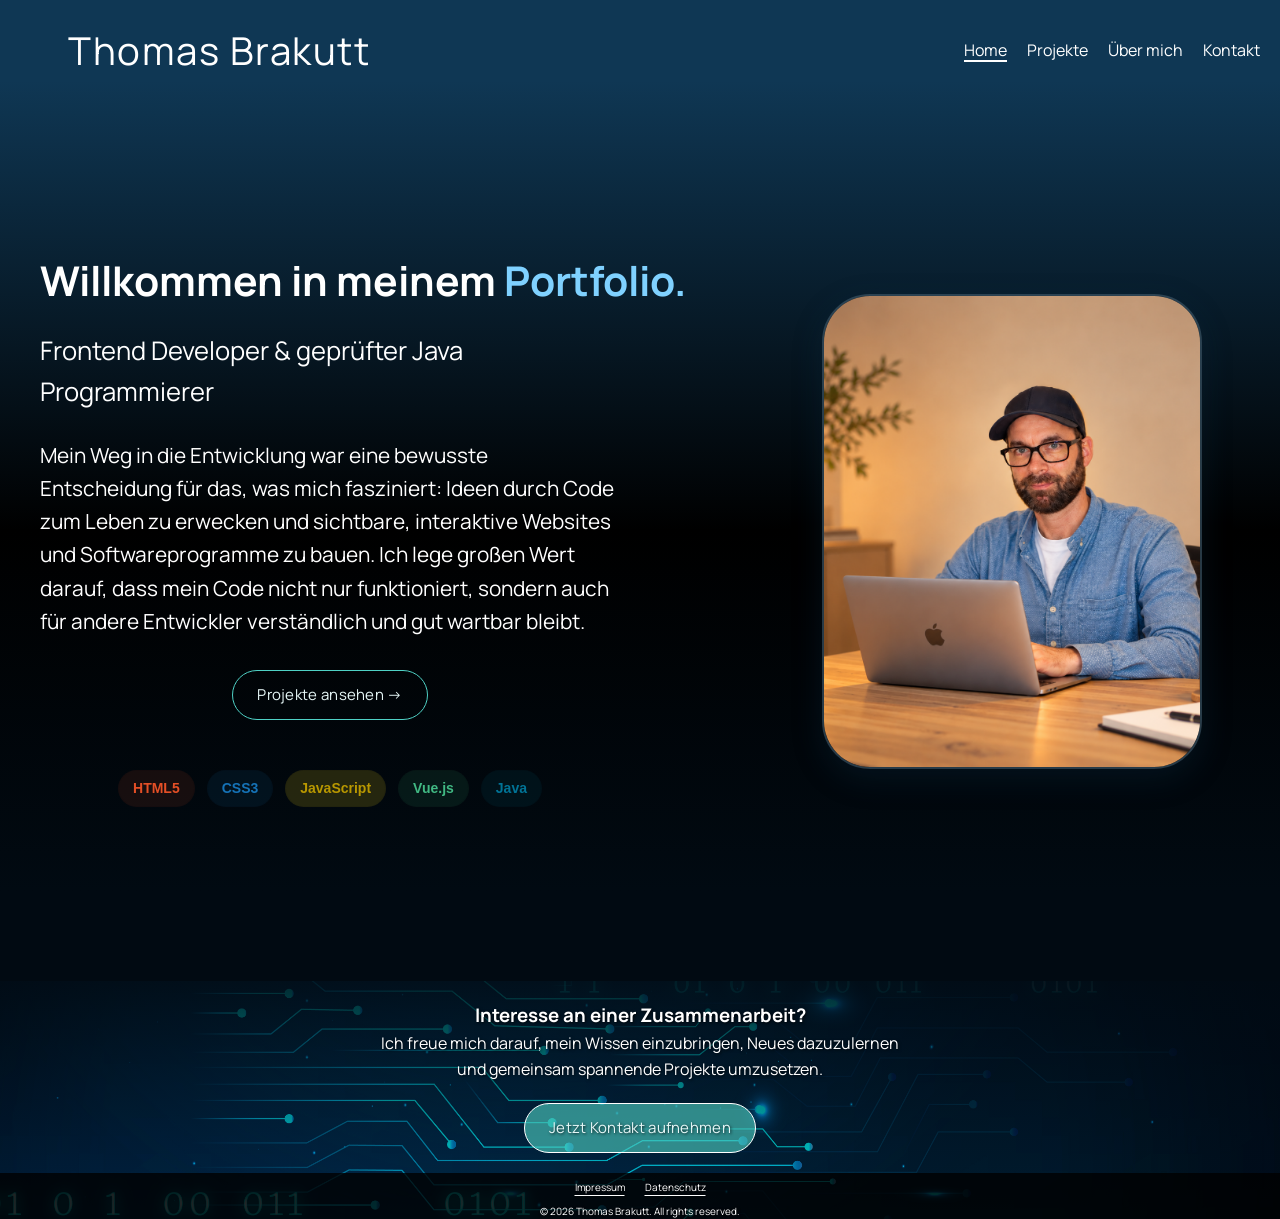
<file: index.html>
<!DOCTYPE html>
<html lang="de">

<head>
    <meta charset="UTF-8">
    <meta name="viewport" content="width=device-width, initial-scale=1.0">

    <title>Portfolio - Thomas Brakutt</title>

    <link rel="stylesheet" href="style.css">

    <script src="script.js" defer></script>
</head>


<body class="home">

    <!-- =====================================================
         HEADER
         ===================================================== -->

    <header>

        <h1 class="site-name">
            <a href="index.html">Thomas Brakutt</a>
        </h1>

        <nav>
            <ul>
                <li>
                    <a href="index.html" class="nav-home">Home</a>
                </li>

                <li>
                    <a href="projekte.html" class="nav-projekte">Projekte</a>
                </li>

                <li>
                    <a href="ueber-mich.html" class="nav-ueber-mich">Über mich</a>
                </li>

                <li>
                    <a href="kontakt.html" class="nav-kontakt">Kontakt</a>
                </li>
            </ul>
        </nav>

    </header>


    <!-- =====================================================
         MAIN
         ===================================================== -->

    <main>

        <!-- Linke Seite / Text -->
        <section class="text-section">

            <h1 class="title">
                Willkommen in meinem
                <strong class="color-word">Portfolio.</strong>
            </h1>

            <br>

            <p class="intro-text">
                Frontend Developer & geprüfter Java Programmierer
            </p>

            <br>

            <p class="running-text">
                Mein Weg in die Entwicklung war eine bewusste Entscheidung für das,
                was mich fasziniert: Ideen durch Code zum Leben zu erwecken und
                sichtbare, interaktive Websites und Softwareprogramme zu bauen.
                Ich lege großen Wert darauf, dass mein Code nicht nur funktioniert,
                sondern auch für andere Entwickler verständlich und gut wartbar bleibt.
            </p>


            <!-- Link zur Projektseite -->
            <a href="projekte.html" class="button-main" id="projekte-button">
                Projekte ansehen →
            </a>


            <!-- Technologien -->
            <ul class="tech-stack">

                <li class="badge tech-html">
                    HTML5
                </li>

                <li class="badge tech-css">
                    CSS3
                </li>

                <li class="badge tech-js">
                    JavaScript
                </li>

                <li class="badge tech-vue">
                    Vue.js
                </li>

                <li class="badge tech-java">
                    Java
                </li>

            </ul>

        </section>


        <!-- Rechte Seite / Profilbild -->
        <figure>
            <img src="assets/images/profilbild.png" alt="Thomas Brakutt" class="profile-picture" />
            <figcaption>
                Thomas Brakutt, Profilbild
            </figcaption>
        </figure>

    </main>


    <!-- =====================================================
         FOOTER
         ===================================================== -->

    <footer>

        <section class="footer-info">

            <h3>
                Interesse an einer Zusammenarbeit?
            </h3>

            <p>
                Ich freue mich darauf, mein Wissen einzubringen,
                Neues dazuzulernen<br>
                und gemeinsam spannende Projekte umzusetzen.
            </p>

        </section>


        <!-- Link zur Kontaktseite -->
        <a href="kontakt.html" class="button-footer">
            Jetzt Kontakt aufnehmen
        </a>


        <!-- Unterer Footer -->
        <section class="footnote">

            <nav>
                <ul>

                    <li>
                        <a href="impressum.html">Impressum</a>
                    </li>

                    <li>
                        <a href="datenschutz.html">
                            Datenschutz
                        </a>
                    </li>

                </ul>
            </nav>


            <p class="copy">
                &copy; 2026 Thomas Brakutt. All rights reserved.
            </p>

        </section>

    </footer>

</body>

</html>
</file>
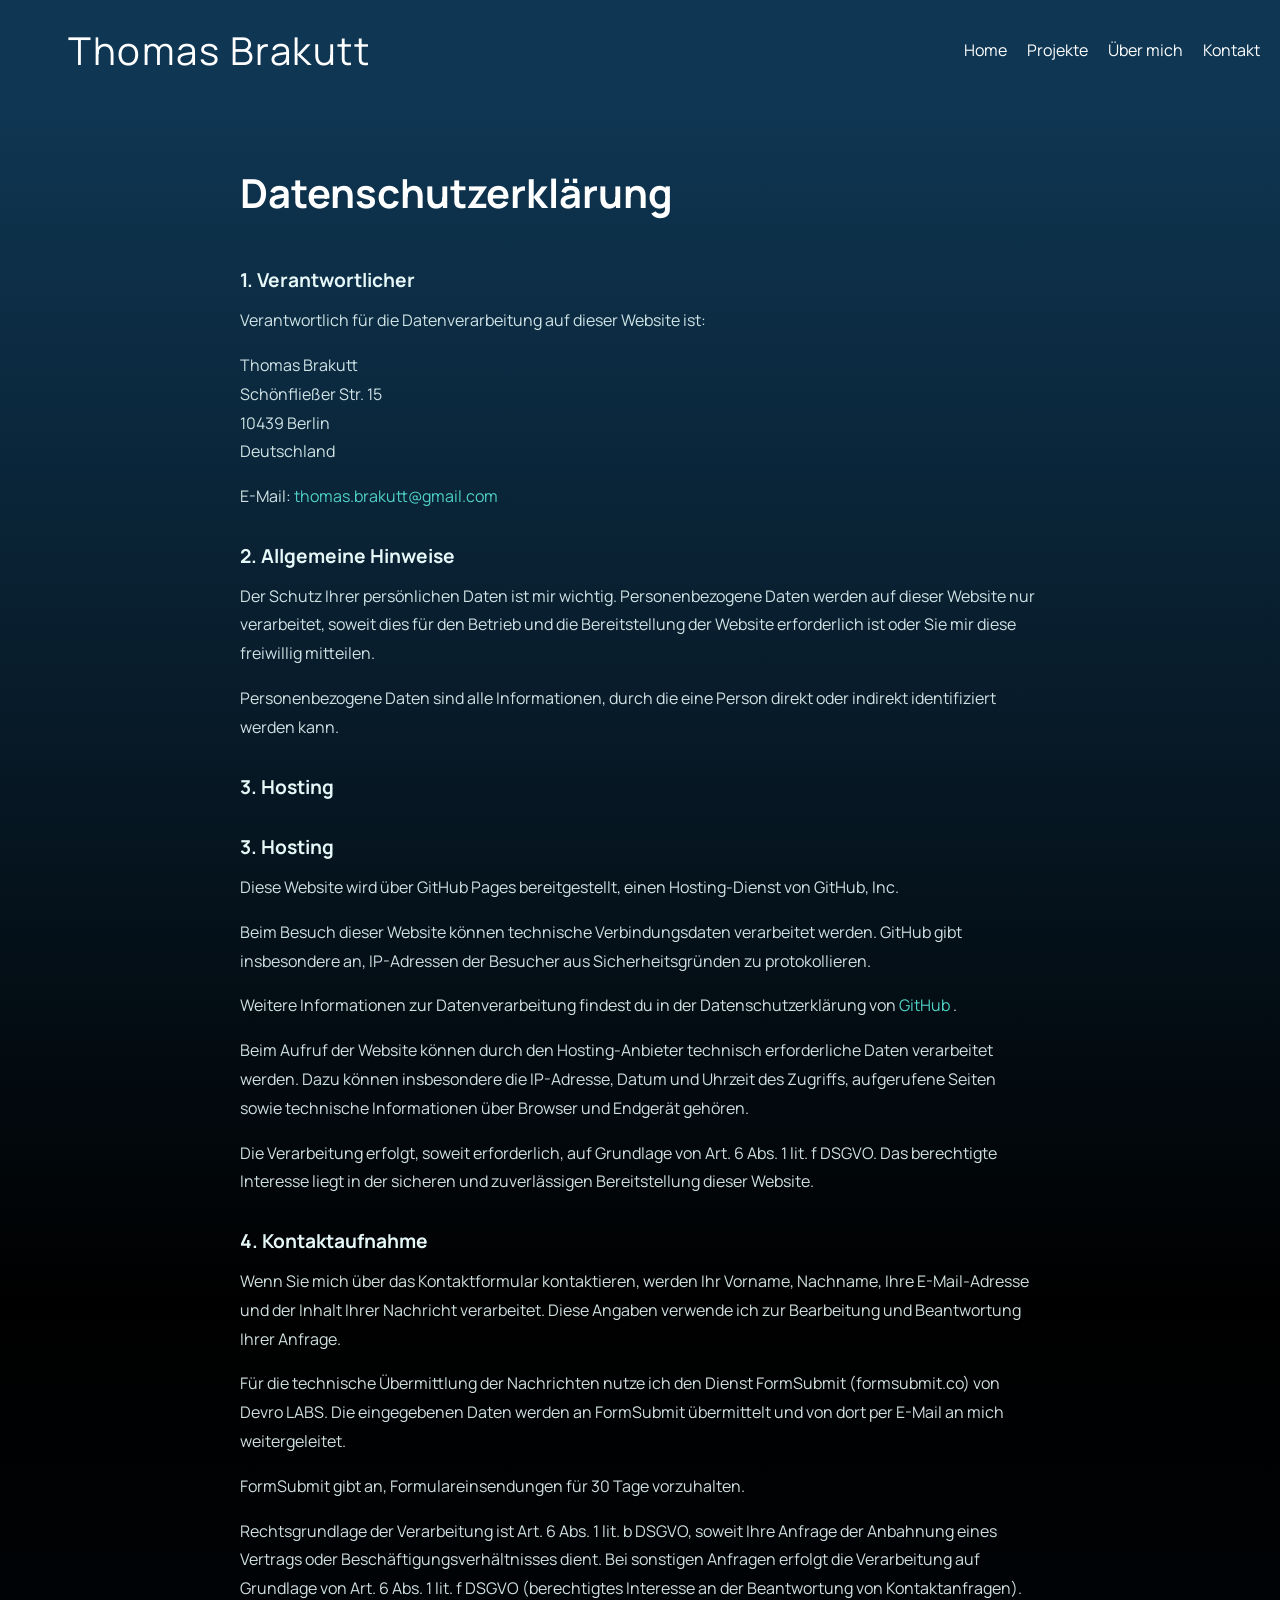
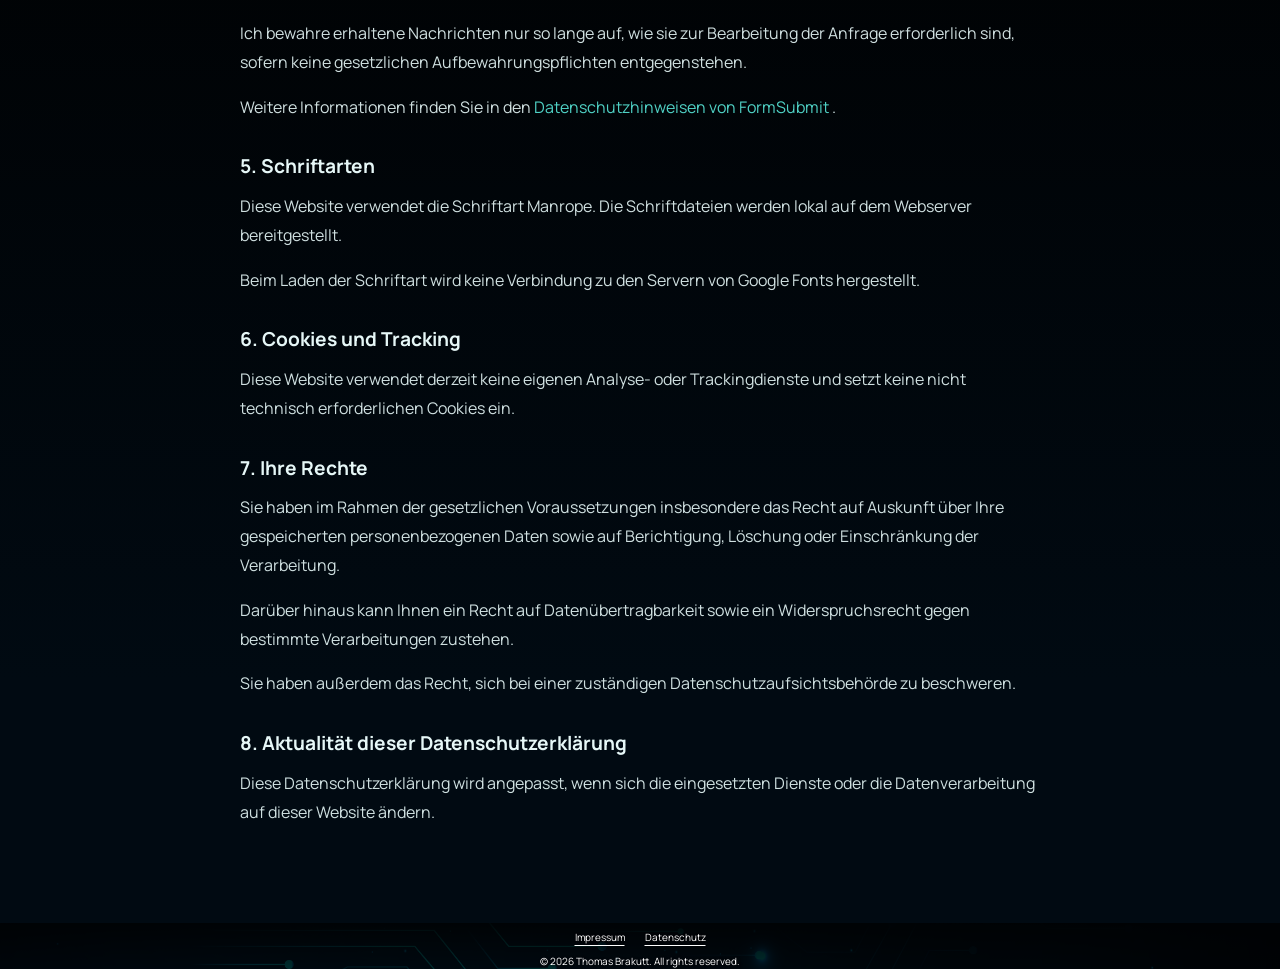
<file: datenschutz.html>
<!DOCTYPE html>
<html lang="de">

<head>
    <meta charset="UTF-8">
    <meta name="viewport" content="width=device-width, initial-scale=1.0">

    <title>Datenschutz - Portfolio - Thomas Brakutt</title>

    <link rel="stylesheet" href="style.css">
</head>

<body class="datenschutz">

    <header>

        <h1 class="site-name">
            <a href="index.html">Thomas Brakutt</a>
        </h1>

        <nav>
            <ul>
                <li><a href="index.html" class="nav-home">Home</a></li>
                <li><a href="projekte.html" class="nav-projekte">Projekte</a></li>
                <li><a href="ueber-mich.html" class="nav-ueber-mich">Über mich</a></li>
                <li><a href="kontakt.html" class="nav-kontakt">Kontakt</a></li>
            </ul>
        </nav>

    </header>


    <main class="legal-main">

        <section class="legal-content">

            <h2>Datenschutzerklärung</h2>


            <h3>1. Verantwortlicher</h3>

            <p>
                Verantwortlich für die Datenverarbeitung auf dieser Website ist:
            </p>

            <p>
                Thomas Brakutt<br>
                Schönfließer Str. 15<br>
                10439 Berlin<br>
                Deutschland
            </p>

            <p>
                E-Mail:
                <a href="mailto:thomas.brakutt@gmail.com">
                    thomas.brakutt@gmail.com
                </a>
            </p>


            <h3>2. Allgemeine Hinweise</h3>

            <p>
                Der Schutz Ihrer persönlichen Daten ist mir wichtig.
                Personenbezogene Daten werden auf dieser Website nur verarbeitet,
                soweit dies für den Betrieb und die Bereitstellung der Website
                erforderlich ist oder Sie mir diese freiwillig mitteilen.
            </p>

            <p>
                Personenbezogene Daten sind alle Informationen, durch die eine
                Person direkt oder indirekt identifiziert werden kann.
            </p>


            <h3>3. Hosting</h3>

            <h3>3. Hosting</h3>

            <p>
                Diese Website wird über GitHub Pages bereitgestellt,
                einen Hosting-Dienst von GitHub, Inc.
            </p>

            <p>
                Beim Besuch dieser Website können technische
                Verbindungsdaten verarbeitet werden. GitHub gibt
                insbesondere an, IP-Adressen der Besucher aus
                Sicherheitsgründen zu protokollieren.
            </p>

            <p>
                Weitere Informationen zur Datenverarbeitung
                findest du in der Datenschutzerklärung von
                <a href="https://docs.github.com/de/site-policy/privacy-policies/github-general-privacy-statement"
                    target="_blank" rel="noopener noreferrer">
                    GitHub
                </a>.
            </p>

            <p>
                Beim Aufruf der Website können durch den Hosting-Anbieter
                technisch erforderliche Daten verarbeitet werden. Dazu können
                insbesondere die IP-Adresse, Datum und Uhrzeit des Zugriffs,
                aufgerufene Seiten sowie technische Informationen über Browser
                und Endgerät gehören.
            </p>

            <p>
                Die Verarbeitung erfolgt, soweit erforderlich, auf Grundlage
                von Art. 6 Abs. 1 lit. f DSGVO. Das berechtigte Interesse liegt
                in der sicheren und zuverlässigen Bereitstellung dieser Website.
            </p>



            <h3>4. Kontaktaufnahme</h3>

            <p>
                Wenn Sie mich über das Kontaktformular kontaktieren,
                werden Ihr Vorname, Nachname, Ihre E-Mail-Adresse
                und der Inhalt Ihrer Nachricht verarbeitet.
                Diese Angaben verwende ich zur Bearbeitung
                und Beantwortung Ihrer Anfrage.
            </p>

            <p>
                Für die technische Übermittlung der Nachrichten
                nutze ich den Dienst FormSubmit (formsubmit.co)
                von Devro LABS. Die eingegebenen Daten werden
                an FormSubmit übermittelt und von dort per
                E-Mail an mich weitergeleitet.
            </p>

            <p>
                FormSubmit gibt an, Formulareinsendungen
                für 30 Tage vorzuhalten.
            </p>

            <p>
                Rechtsgrundlage der Verarbeitung ist
                Art. 6 Abs. 1 lit. b DSGVO, soweit Ihre
                Anfrage der Anbahnung eines Vertrags
                oder Beschäftigungsverhältnisses dient.
                Bei sonstigen Anfragen erfolgt die Verarbeitung
                auf Grundlage von Art. 6 Abs. 1 lit. f DSGVO
                (berechtigtes Interesse an der Beantwortung
                von Kontaktanfragen).
            </p>

            <p>
                Ich bewahre erhaltene Nachrichten nur so lange auf,
                wie sie zur Bearbeitung der Anfrage erforderlich sind,
                sofern keine gesetzlichen Aufbewahrungspflichten
                entgegenstehen.
            </p>

            <p>
                Weitere Informationen finden Sie in den
                <a href="https://formsubmit.co/privacy.pdf" target="_blank" rel="noopener noreferrer">
                    Datenschutzhinweisen von FormSubmit
                </a>.
            </p>




            <h3>5. Schriftarten</h3>

            <p>
                Diese Website verwendet die Schriftart Manrope.
                Die Schriftdateien werden lokal auf dem Webserver
                bereitgestellt.
            </p>

            <p>
                Beim Laden der Schriftart wird keine Verbindung
                zu den Servern von Google Fonts hergestellt.
            </p>



            <h3>6. Cookies und Tracking</h3>

            <p>
                Diese Website verwendet derzeit keine eigenen Analyse- oder
                Trackingdienste und setzt keine nicht technisch erforderlichen
                Cookies ein.
            </p>


            <h3>7. Ihre Rechte</h3>

            <p>
                Sie haben im Rahmen der gesetzlichen Voraussetzungen insbesondere
                das Recht auf Auskunft über Ihre gespeicherten personenbezogenen
                Daten sowie auf Berichtigung, Löschung oder Einschränkung der
                Verarbeitung.
            </p>

            <p>
                Darüber hinaus kann Ihnen ein Recht auf Datenübertragbarkeit
                sowie ein Widerspruchsrecht gegen bestimmte Verarbeitungen
                zustehen.
            </p>

            <p>
                Sie haben außerdem das Recht, sich bei einer zuständigen
                Datenschutzaufsichtsbehörde zu beschweren.
            </p>


            <h3>8. Aktualität dieser Datenschutzerklärung</h3>

            <p>
                Diese Datenschutzerklärung wird angepasst, wenn sich die
                eingesetzten Dienste oder die Datenverarbeitung auf dieser
                Website ändern.
            </p>

        </section>

    </main>


    <footer>

        <section class="footnote">

            <nav>
                <ul>
                    <li>
                        <a href="impressum.html">Impressum</a>
                    </li>

                    <li>
                        <a href="datenschutz.html">Datenschutz</a>
                    </li>
                </ul>
            </nav>

            <p class="copy">
                &copy; 2026 Thomas Brakutt. All rights reserved.
            </p>

        </section>

    </footer>

</body>

</html>
</file>
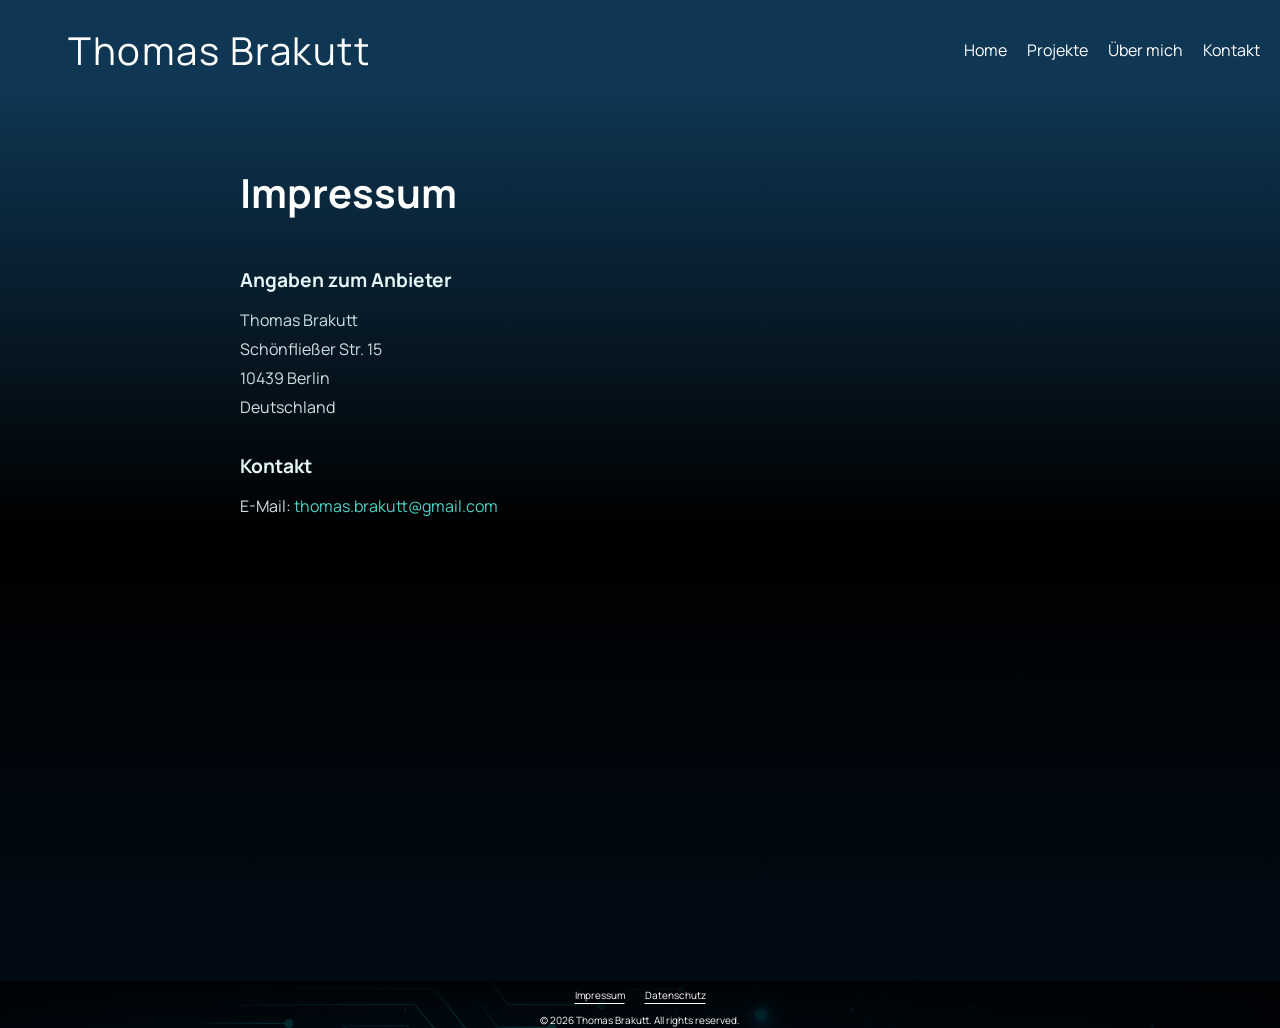
<file: impressum.html>
<!DOCTYPE html>
<html lang="de">

<head>
    <meta charset="UTF-8">
    <meta name="viewport" content="width=device-width, initial-scale=1.0">

    <title>Impressum - Portfolio - Thomas Brakutt</title>

    <link rel="stylesheet" href="style.css">
</head>

<body class="impressum">

    <header>

        <h1 class="site-name">
            <a href="index.html">Thomas Brakutt</a>
        </h1>

        <nav>
            <ul>
                <li><a href="index.html" class="nav-home">Home</a></li>
                <li><a href="projekte.html" class="nav-projekte">Projekte</a></li>
                <li><a href="ueber-mich.html" class="nav-ueber-mich">Über mich</a></li>
                <li><a href="kontakt.html" class="nav-kontakt">Kontakt</a></li>
            </ul>
        </nav>

    </header>


    <main class="legal-main">

        <section class="legal-content">

            <h2>Impressum</h2>

            <h3>Angaben zum Anbieter</h3>

            <p>
                Thomas Brakutt<br>
                Schönfließer Str. 15<br>
                10439 Berlin<br>
                Deutschland
            </p>


            <h3>Kontakt</h3>

            <p>
                E-Mail:
                <a href="mailto:thomas.brakutt@gmail.com">
                    thomas.brakutt@gmail.com
                </a>
            </p>

        </section>

    </main>


    <footer>

        <section class="footnote">

            <nav>
                <ul>
                    <li>
                        <a href="impressum.html">Impressum</a>
                    </li>

                    <li>
                        <a href="datenschutz.html">Datenschutz</a>
                    </li>
                </ul>
            </nav>

            <p class="copy">
                &copy; 2026 Thomas Brakutt. All rights reserved.
            </p>

        </section>

    </footer>

</body>

</html>
</file>
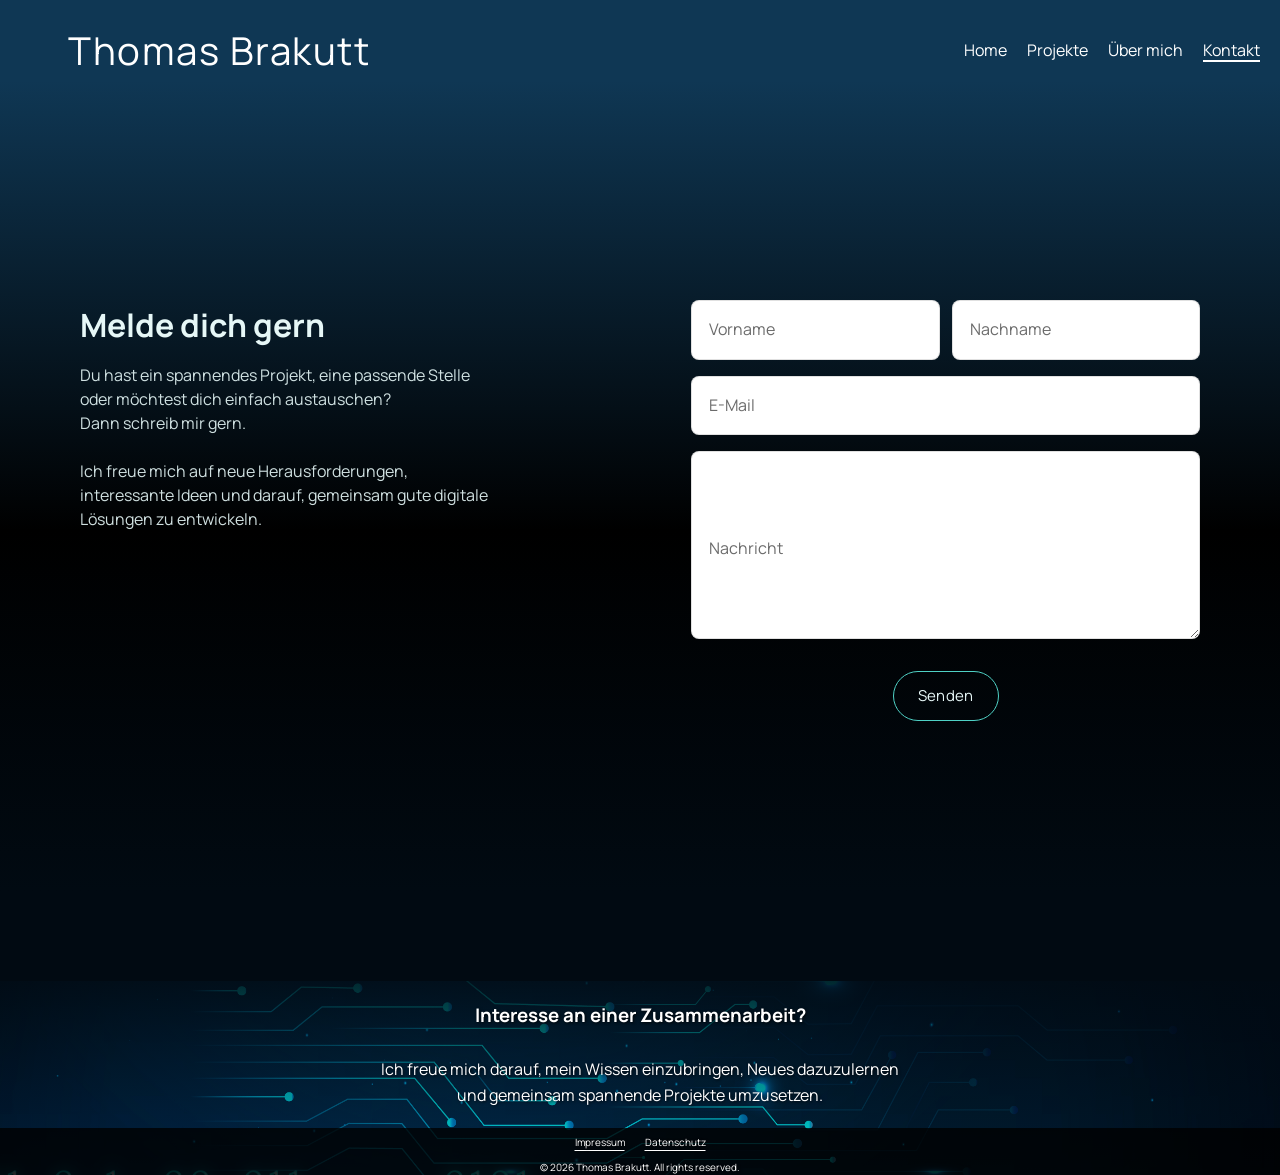
<file: kontakt.html>
<!DOCTYPE html>
<html lang="de">

<head>
    <meta charset="UTF-8">
    <meta name="viewport" content="width=device-width, initial-scale=1.0">
    <title>Kontakt - Portfolio - Thomas Brakutt</title>

    <link rel="stylesheet" href="style.css">
    <script src="script.js"></script>

</head>

<body class="kontakt">
    <header>
        <h1 class="site-name">
            <a href="index.html">Thomas Brakutt</a>
        </h1>
        <nav>
            <ul>
                <li><a href="index.html" class="nav-home">Home</a></li>
                <li><a href="projekte.html" class="nav-projekte">Projekte</a></li>
                <li><a href="ueber-mich.html" class="nav-ueber-mich">Über mich</a></li>
                <li><a href="kontakt.html" class="nav-kontakt">Kontakt</a></li>
            </ul>
        </nav>
    </header>
    <main>
        <section class="contact-grid">
            <div class="contact-left">
                <div class="placeholder-text">
                    <h2>Melde dich gern</h2>
                    <p>Du hast ein spannendes Projekt, eine passende Stelle oder möchtest dich einfach austauschen? <br>
                        Dann schreib mir gern. <br> <br>
                        Ich freue mich auf neue Herausforderungen, interessante Ideen und darauf, gemeinsam gute
                        digitale Lösungen zu entwickeln.</p>
                </div>
            </div>

            <div class="contact-right">
                <form class="contact-form" id="contact-form">

                    <div class="form-row">

                        <div class="form-field">
                            <input id="vorname" name="vorname" type="text" autocomplete="given-name" required
                                placeholder=" ">
                            <label for="vorname">Vorname</label>
                        </div>


                        <div class="form-field">
                            <input id="nachname" name="nachname" type="text" autocomplete="family-name" required
                                placeholder=" ">
                            <label for="nachname">Nachname</label>
                        </div>

                    </div>


                    <div class="form-field">

                        <input id="email" name="email" type="email" autocomplete="email" required placeholder=" ">

                        <label for="email">E-Mail</label>

                    </div>


                    <div class="form-field">

                        <textarea id="nachricht" name="nachricht" rows="6" required placeholder=" "></textarea>

                        <label for="nachricht">Nachricht</label>

                    </div>


                    <button class="button-main" type="submit">
                        Senden
                    </button>

                    <p class="form-status" id="form-status" role="status" aria-live="polite"></p>

                </form>
            </div>
        </section>
    </main>

    <footer>
        <section class="footer-info">
            <h3>Interesse an einer Zusammenarbeit?</h3>
            <br>
            <p>Ich freue mich darauf, mein Wissen einzubringen, Neues dazuzulernen<br>und gemeinsam spannende Projekte
                umzusetzen.</p>
        </section>

        <section class="footnote">
            <nav>
                <ul>
                    <li><a href="impressum.html">Impressum</a></li>
                    <li><a href="datenschutz.html">Datenschutz</a></li>
                </ul>
            </nav>
            <p class="copy">&copy; 2026 Thomas Brakutt. All rights reserved.</p>
        </section>
    </footer>
</body>

</html>
</file>
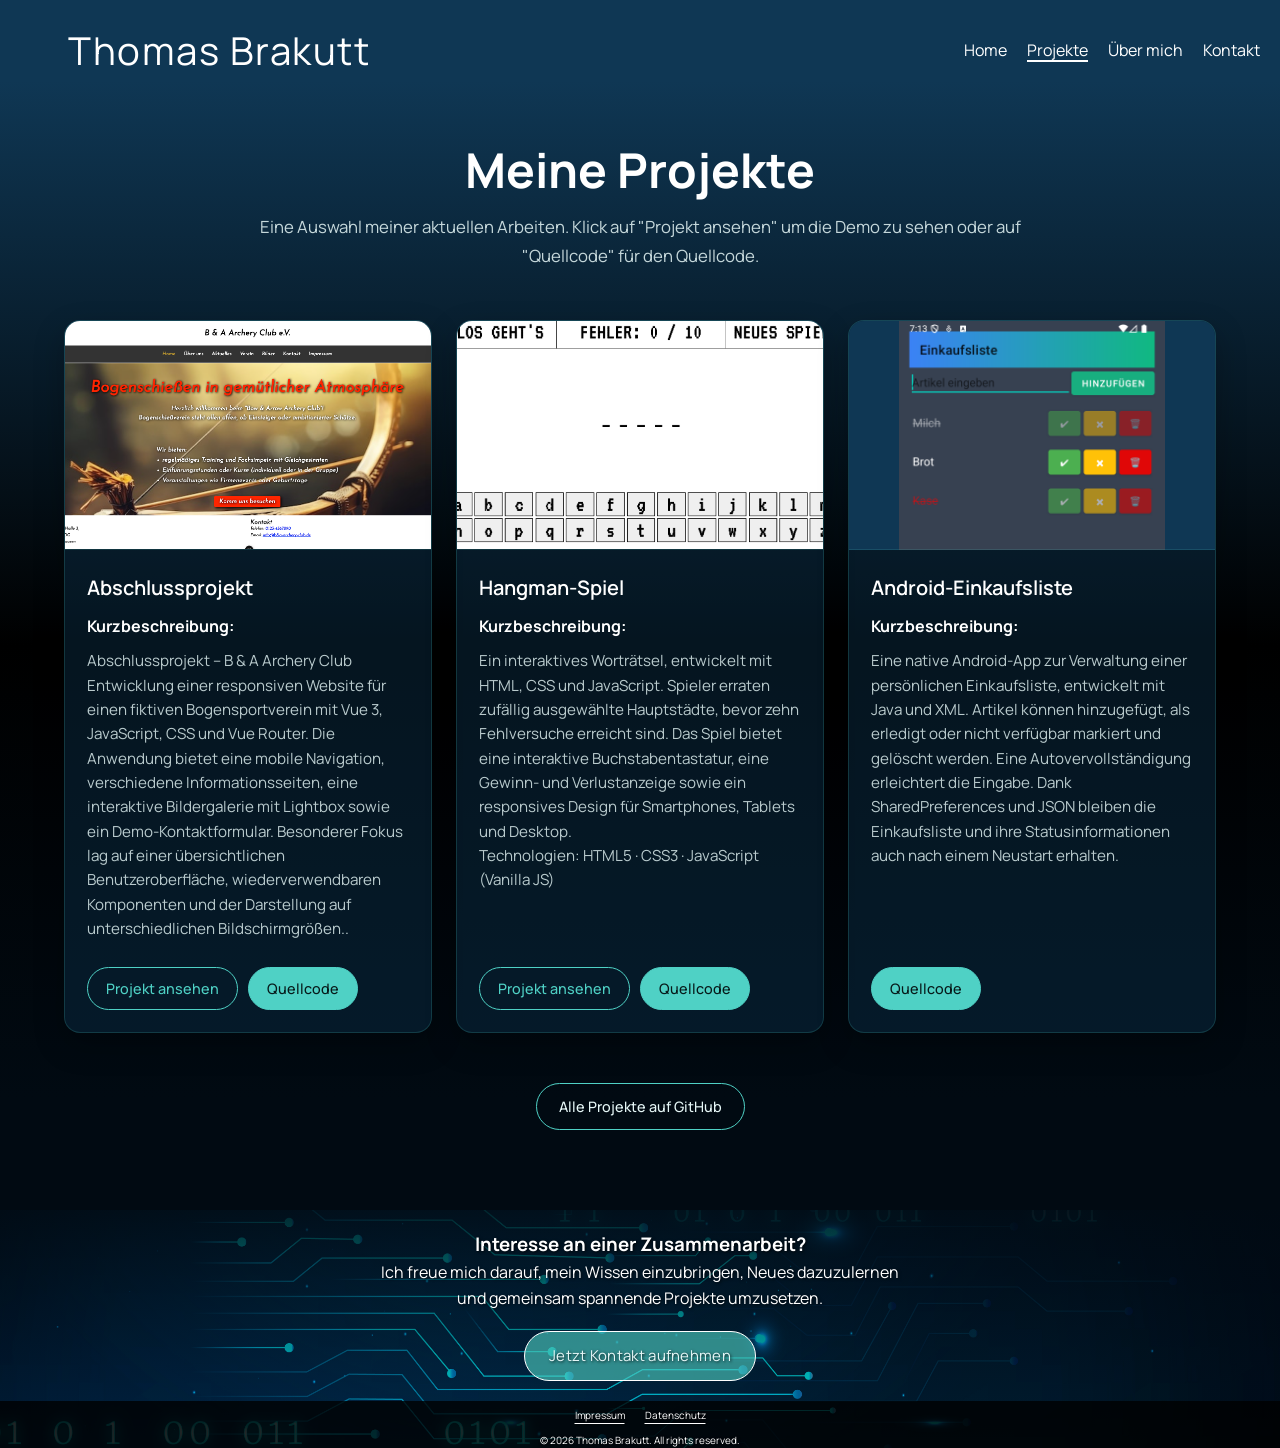
<file: projekte.html>
<!DOCTYPE html>
<html lang="de">

<head>
    <meta charset="UTF-8">
    <meta name="viewport" content="width=device-width, initial-scale=1.0">
    <title>Projekte- Portfolio - Thomas Brakutt</title>

    <link rel="stylesheet" href="style.css">
    <script src="script.js"></script>

</head>

<body class="projekte">
    <header>
        <h1 class="site-name">
            <a href="index.html">Thomas Brakutt</a>
        </h1>
        <nav>
            <ul>
                <li><a href="index.html" class="nav-home">Home</a></li>
                <li><a href="projekte.html" class="nav-projekte">Projekte</a></li>
                <li><a href="ueber-mich.html" class="nav-ueber-mich">Über mich</a></li>
                <li><a href="kontakt.html" class="nav-kontakt">Kontakt</a></li>
            </ul>
        </nav>
    </header>
    <main>
        <section class="projects-intro">
            <h1>Meine Projekte</h1>
            <p>Eine Auswahl meiner aktuellen Arbeiten. Klick auf "Projekt ansehen" um die Demo zu sehen oder auf
                "Quellcode" für den
                Quellcode.</p>
        </section>

        <section class="projects-grid">
            <article class="project-card">

                <img src="assets/images/startseite-abschlussprojekt.png" alt="Startseite des B & A Archery Club"
                    loading="lazy">

                <div class="card-body">
                    <h3>Abschlussprojekt</h3>
                    <h4>Kurzbeschreibung:</h4>
                    <p>Abschlussprojekt – B & A Archery Club

                        Entwicklung einer responsiven Website für einen fiktiven Bogensportverein mit Vue 3,
                        JavaScript, CSS und Vue Router. Die Anwendung bietet eine mobile Navigation, verschiedene
                        Informationsseiten, eine interaktive Bildergalerie mit Lightbox sowie ein Demo-Kontaktformular.

                        Besonderer Fokus lag auf einer übersichtlichen Benutzeroberfläche, wiederverwendbaren
                        Komponenten und der Darstellung auf unterschiedlichen Bildschirmgrößen..</p>
                    <div class="card-actions">


                        <a href="https://thomas-brakutt.github.io/AbschlussProjekt/#/" class="btn btn-outline"
                            target="_blank" rel="noopener noreferrer">
                            Projekt ansehen
                        </a>


                        <a href="https://github.com/thomas-brakutt/AbschlussProjekt" class="btn btn-primary"
                            target="_blank" rel="noopener noreferrer">Quellcode</a>
                    </div>
                </div>
            </article>

            <article class="project-card">
                <img src="assets/images/screenshot_hangman.png" alt="Screenshot Projekt 2" loading="lazy">
                <div class="card-body">
                    <h3>Hangman-Spiel</h3>
                    <h4>Kurzbeschreibung:</h4>
                    <p>Ein interaktives Worträtsel, entwickelt mit HTML, CSS und JavaScript. Spieler
                        erraten zufällig ausgewählte Hauptstädte, bevor zehn Fehlversuche erreicht sind. Das Spiel
                        bietet eine interaktive Buchstabentastatur, eine Gewinn- und Verlustanzeige sowie ein
                        responsives Design für Smartphones, Tablets und Desktop. <br>
                        Technologien: HTML5 · CSS3 · JavaScript (Vanilla JS)</p>
                    <div class="card-actions">

                        <a href="https://thomas-brakutt.github.io/hangman-kata/" class="btn btn-outline" target="_blank"
                            rel="noopener noreferrer">
                            Projekt ansehen
                        </a>

                        <a href="https://github.com/thomas-brakutt/hangman-kata" class="btn btn-primary" target="_blank"
                            rel="noopener noreferrer">
                            Quellcode
                        </a>
                    </div>
                </div>
            </article>


            <article class="project-card">

                <div class="app-preview" role="img" aria-label="Screenshot der Android-Einkaufsliste"></div>


                <div class="card-body">
                    <h3>Android-Einkaufsliste</h3>
                    <h4>Kurzbeschreibung:</h4>

                    <p>
                        Eine native Android-App zur Verwaltung einer
                        persönlichen Einkaufsliste, entwickelt mit Java
                        und XML.

                        Artikel können hinzugefügt, als erledigt oder
                        nicht verfügbar markiert und gelöscht werden.

                        Eine Autovervollständigung erleichtert die Eingabe.
                        Dank SharedPreferences und JSON bleiben die
                        Einkaufsliste und ihre Statusinformationen
                        auch nach einem Neustart erhalten.
                    </p>

                    <div class="card-actions">
                        <a href="https://github.com/thomas-brakutt/Einkaufsliste-App-Android" class="btn btn-primary"
                            target="_blank" rel="noopener noreferrer">
                            Quellcode
                        </a>
                    </div>
                </div>
            </article>

        </section>

        <section class="projects-more">
            <a href="https://github.com/thomas-brakutt?tab=repositories" class="btn btn-github" target="_blank"
                rel="noopener">Alle Projekte auf GitHub</a>
        </section>
    </main>
    <footer>
        <section class="footer-info">
            <h3>Interesse an einer Zusammenarbeit?</h3>

            <p>
                Ich freue mich darauf, mein Wissen einzubringen, Neues dazuzulernen<br>
                und gemeinsam spannende Projekte umzusetzen.
            </p>
        </section>

        <a href="kontakt.html" class="button-footer">
            Jetzt Kontakt aufnehmen
        </a>

        <section class="footnote">
            <nav>
                <ul>
                    <li><a href="impressum.html">Impressum</a></li>
                    <li><a href="datenschutz.html">Datenschutz</a></li>
                </ul>
            </nav>

            <p class="copy">
                &copy; 2026 Thomas Brakutt. All rights reserved.
            </p>
        </section>
    </footer>
</body>

</html>
</file>
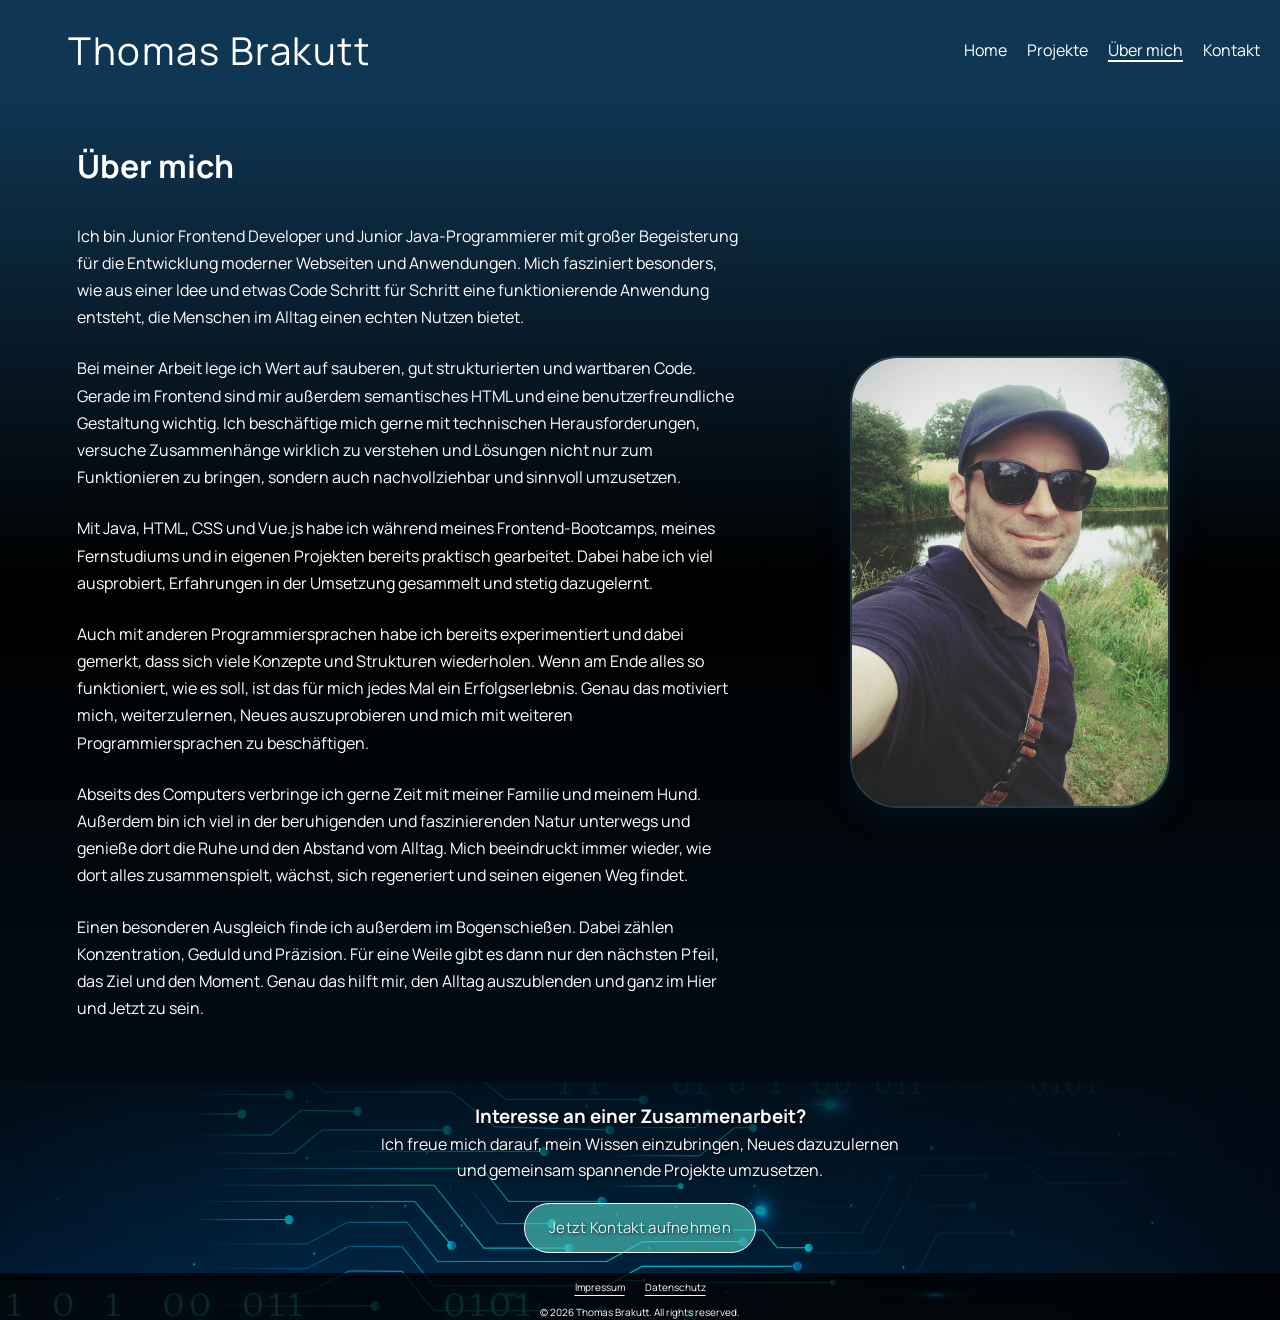
<file: ueber-mich.html>
<!DOCTYPE html>
<html lang="de">

<head>
    <meta charset="UTF-8">
    <meta name="viewport" content="width=device-width, initial-scale=1.0">
    <title>Über mich - Portfolio - Thomas Brakutt</title>

    <link rel="stylesheet" href="style.css">
    <script src="script.js"></script>

</head>

<body class="ueber-mich">
    <header>
        <h1 class="site-name">
            <a href="index.html">Thomas Brakutt</a>
        </h1>
        <nav>
            <ul>
                <li><a href="index.html" class="nav-home">Home</a></li>
                <li><a href="projekte.html" class="nav-projekte">Projekte</a></li>
                <li><a href="ueber-mich.html" class="nav-ueber-mich">Über mich</a></li>
                <li><a href="kontakt.html" class="nav-kontakt">Kontakt</a></li>
            </ul>
        </nav>
    </header>
    <main>
        <section class="about-text">

            <h2>Über mich</h2>

            <p>
                Ich bin Junior Frontend Developer und Junior Java-Programmierer mit großer Begeisterung für die
                Entwicklung moderner Webseiten und Anwendungen. Mich fasziniert besonders, wie aus einer Idee und etwas
                Code Schritt für Schritt eine funktionierende Anwendung entsteht, die Menschen im Alltag einen echten
                Nutzen bietet.</p>

            <p>
                Bei meiner Arbeit lege ich Wert auf sauberen, gut strukturierten und wartbaren Code. Gerade im Frontend
                sind mir außerdem semantisches HTML und eine benutzerfreundliche Gestaltung wichtig. Ich beschäftige
                mich gerne mit technischen Herausforderungen, versuche Zusammenhänge wirklich zu verstehen und Lösungen
                nicht nur zum Funktionieren zu bringen, sondern auch nachvollziehbar und sinnvoll umzusetzen.
            </p>

            <p>
                Mit Java, HTML, CSS und Vue.js habe ich während meines Frontend-Bootcamps, meines Fernstudiums und in
                eigenen Projekten bereits praktisch gearbeitet. Dabei habe ich viel ausprobiert, Erfahrungen in der
                Umsetzung gesammelt und stetig dazugelernt.</p>

            <p>
                Auch mit anderen Programmiersprachen habe ich bereits experimentiert und dabei gemerkt, dass sich viele
                Konzepte und Strukturen wiederholen. Wenn am Ende alles so funktioniert, wie es soll, ist das für mich
                jedes Mal ein Erfolgserlebnis. Genau das motiviert mich, weiterzulernen, Neues auszuprobieren und mich
                mit weiteren Programmiersprachen zu beschäftigen.</p>

            <p>
                Abseits des Computers verbringe ich gerne Zeit mit meiner Familie und meinem Hund. Außerdem bin ich
                viel in der beruhigenden und faszinierenden Natur unterwegs und genieße dort die Ruhe und den Abstand
                vom Alltag. Mich beeindruckt immer wieder, wie dort alles zusammenspielt, wächst, sich regeneriert und
                seinen eigenen Weg findet.</p>

            <p>
                Einen besonderen Ausgleich finde ich außerdem im Bogenschießen. Dabei zählen Konzentration, Geduld
                und Präzision. Für eine Weile gibt es dann nur den nächsten Pfeil, das Ziel und den Moment. Genau
                das hilft mir, den Alltag auszublenden und ganz im Hier und Jetzt zu sein.
            </p>

        </section>



        <figure class="ueber-mich">
            <img src="assets/images/profilbild_2.jpg" alt="Porträt von Thomas Brakutt" loading="lazy">
            <figcaption>Thomas Brakutt</figcaption>
        </figure>

    </main>
    <footer>
        <section class="footer-info">
            <h3>Interesse an einer Zusammenarbeit?</h3>

            <p>
                Ich freue mich darauf, mein Wissen einzubringen, Neues dazuzulernen<br>
                und gemeinsam spannende Projekte umzusetzen.
            </p>
        </section>

        <a href="kontakt.html" class="button-footer">
            Jetzt Kontakt aufnehmen
        </a>

        <section class="footnote">
            <nav>
                <ul>
                    <li><a href="impressum.html">Impressum</a></li>
                    <li><a href="datenschutz.html">Datenschutz</a></li>
                </ul>
            </nav>

            <p class="copy">
                &copy; 2026 Thomas Brakutt. All rights reserved.
            </p>
        </section>
    </footer>
</body>

</html>
</file>
<file: style.css>
/* Portfolio: gemeinsame Styles und Seitendesigns */

/* ===== LOKALE SCHRIFTART ===== */

@font-face {
  font-family: "Manrope";
  src: url("assets/fonts/Manrope.ttf") format("truetype");
  font-style: normal;
  font-weight: 200 800;
  font-display: swap;
}

/* ===== BASIS UND GLOBALE ELEMENTE ===== */
* {
  margin: 0;
  padding: 0;
  box-sizing: border-box;
}

html {
  min-height: 100%;
  font-family: "Manrope", sans-serif;
}

body {
  min-height: 100%;
  font-family: "Manrope", sans-serif;
  line-height: 1.6;
  color: #333333;
  background-color: #ffffff;
}

a {
  text-decoration: none;
}

ul,
ol {
  list-style: none;
}

img {
  max-width: 100%;
  height: auto;
}

button,
input,
textarea {
  font: inherit;
}

:root {
  --button-padding: 12px 24px;
  --button-font-size: 15px;
  --button-border-radius: 999px;
  --button-bg-color: transparent;
  --button-color: #e6f7f7;
  --button-border-color: #4fd1c5;
  --button-hover-bg: rgba(79, 209, 197, 0.18);
}

main {
  min-height: 100vh;
  color: #ffffff;
  background: linear-gradient(to bottom, #0f3754 0%, #000000 50%, #010a12 90%);
}

/* ===== GEMEINSAMER HAUPTBUTTON ===== */
.button-main {
  display: inline-block;
  padding: var(--button-padding);
  font-size: var(--button-font-size);
  letter-spacing: 0.02em;
  color: var(--button-color);
  background-color: var(--button-bg-color);
  border: 1px solid var(--button-border-color);
  border-radius: var(--button-border-radius);
  cursor: pointer;
  transition:
    transform 0.2s ease,
    background-color 0.2s ease,
    box-shadow 0.2s ease;
}

.button-main:hover {
  background-color: var(--button-hover-bg);
  transform: translateY(-2px);
  box-shadow: 0 4px 10px rgba(79, 209, 197, 0.16);
}

.button-main:active {
  transform: translateY(0) scale(0.98);
}

/* ===== HEADER UND NAVIGATION ===== */

/* Kopfbereich */
header {
  display: flex;
  justify-content: space-between;
  align-items: center;
  padding: 20px 20px 0;
  background-color: #0f3754;
}

.site-name {
  margin-left: 3rem;
}

.site-name a {
  color: #ffffff;
  font-size: 2.4rem;
  font-weight: 400;
  letter-spacing: 0.04em;
  transition: color 0.2s ease;
}

.site-name a:hover {
  color: #e0e0e0;
}

/* Navigation */
header nav ul {
  display: flex;
  gap: 20px;
}

header nav ul li a {
  color: #ffffff;
  text-decoration: none;
  text-decoration-color: #ffffff;
  text-underline-offset: 4px;
  transition:
    color 0.2s ease,
    text-decoration-thickness 0.2s ease;
}

header nav ul li a:hover {
  color: #e0e0e0;
  text-decoration: underline;
  text-decoration-thickness: 2px;
}

header nav ul li a:active {
  color: #cccccc;
  text-decoration-thickness: 3px;
}

body.home .nav-home,
body.projekte .nav-projekte,
body.ueber-mich .nav-ueber-mich,
body.kontakt .nav-kontakt {
  text-decoration: underline;
  text-decoration-thickness: 2px;
}

/* ===== STARTSEITE ===== */

/* Layout */
body.home main {
  display: flex;
  justify-content: space-between;
  align-items: center;
  padding: 20px;
}

/* Textbereich */
body.home .text-section {
  flex: 1 1 55%;
  width: 100%;
  max-width: 50%;
  display: flex;
  flex-direction: column;
  align-items: flex-start;
  justify-content: center;
  padding: 20px;
}

body.home .text-section h1,
body.home .text-section p {
  width: 100%;
  text-align: left;
}

.color-word {
  color: #7fd1ff;
}

.title {
  font-size: clamp(2rem, 3.2vw, 3rem);
  line-height: 1.2;
  white-space: nowrap;
}

.intro-text {
  font-size: 1.6rem;
}

.running-text {
  font-size: 1.3rem;
}

/* Projektlink */
#projekte-button {
  display: inline-block;
  align-self: center;
  margin-top: 2rem;
}

/* Technologien */
.tech-stack {
  display: flex;
  justify-content: center;
  flex-wrap: wrap;
  gap: 12px;
  width: 100%;
  margin: 50px auto 0;
  padding: 0;
}

.badge {
  padding: 6px 14px;
  border: 1px solid rgba(0, 0, 0, 0.08);
  border-radius: 20px;
  font-family: sans-serif;
  font-size: 0.875rem;
  font-weight: 600;
  transition: transform 0.2s ease;
}

.badge:hover {
  transform: translateY(-2px);
}

.tech-html {
  color: #e34f26;
  background-color: rgba(227, 79, 38, 0.1);
}

.tech-css {
  color: #1572b6;
  background-color: rgba(21, 114, 182, 0.1);
}

.tech-js {
  color: #b89700;
  background-color: rgba(247, 223, 30, 0.15);
}

.tech-vue {
  color: #41b883;
  background-color: rgba(65, 184, 131, 0.1);
}

.tech-java {
  color: #007396;
  background-color: rgba(0, 115, 150, 0.1);
}

/* Profilbild */

body.home main figure {
  flex: 0 1 40%;
  display: flex;
  justify-content: center;
  align-items: center;
  padding-right: 0;
}

body.home main figure img {
  display: block;
  width: 100%;
  max-width: 380px;
  min-width: 0;
  aspect-ratio: 4 / 5;
  object-fit: cover;
  object-position: center 30%;
  border: 2px solid rgba(60, 84, 101, 0.68);
  border-radius: 48px;
  box-shadow: 0 10px 30px rgba(15, 55, 84, 0.25);
}

main figcaption {
  position: absolute;
  width: 1px;
  height: 1px;
  padding: 0;
  margin: -1px;
  overflow: hidden;
  clip: rect(0, 0, 0, 0);
  white-space: nowrap;
  border: 0;
}

/* ===== PROJEKTE ===== */

/* Seitenlayout und Einleitung */
body.projekte main {
  display: flex;
  flex-direction: column;
  align-items: center;
  justify-content: flex-start;
  padding: 60px clamp(24px, 5vw, 80px) 80px;
}

body.projekte .projects-intro {
  width: 100%;
  max-width: 800px;
  margin: 0 auto 50px;
  text-align: center;
}

body.projekte .projects-intro h1 {
  width: 100%;
  margin-bottom: 14px;
  color: #ffffff;
  font-size: clamp(2.2rem, 4vw, 3rem);
  line-height: 1.2;
  text-align: center;
}

body.projekte .projects-intro p {
  width: 100%;
  color: rgba(230, 247, 247, 0.85);
  font-size: 1.05rem;
  line-height: 1.7;
  text-align: center;
}

/* Kartenraster */
body.projekte .projects-grid {
  width: 100%;
  max-width: 1200px;
  display: grid;
  grid-template-columns: repeat(3, minmax(0, 1fr));
  gap: 24px;
  align-items: stretch;
  margin: 0 auto 45px;
}

/* Projektkarten */
.project-card {
  width: 100%;
  display: flex;
  flex-direction: column;
  overflow: hidden;
  color: #ffffff;
  background-color: rgba(15, 55, 84, 0.38);
  border: 1px solid rgba(79, 209, 197, 0.18);
  border-radius: 16px;
  box-shadow: 0 12px 30px rgba(0, 0, 0, 0.25);
  transition:
    transform 0.25s ease,
    border-color 0.25s ease,
    box-shadow 0.25s ease;
}

.project-card:hover {
  transform: translateY(-6px);
  border-color: rgba(79, 209, 197, 0.65);
  box-shadow:
    0 15px 35px rgba(0, 0, 0, 0.35),
    0 0 18px rgba(79, 209, 197, 0.13);
}

/* Projektbilder */
.project-card img {
  display: block;
  width: 100%;
  height: auto;
  aspect-ratio: 16 / 10;
  object-fit: cover;
  border-bottom: 1px solid rgba(79, 209, 197, 0.15);
}

.app-preview {
  width: 100%;
  aspect-ratio: 16 / 10;
  background-image: url("assets/images/screenshot_einkaufsapp.png");
  background-repeat: no-repeat;
  background-position: center top;
  background-size: auto 260%;
  background-color: #0f3754;
  border-bottom: 1px solid rgba(79, 209, 197, 0.15);
}

/* Karteninhalt */
.card-body {
  flex: 1;
  display: flex;
  flex-direction: column;
  gap: 10px;
  padding: 22px;
}

.card-body h3 {
  margin: 0;
  color: #ffffff;
  font-size: 1.25rem;
  font-weight: 600;
}

.card-body p {
  flex: 1;
  margin: 0;
  color: rgba(230, 247, 247, 0.8);
  font-size: 0.95rem;
  line-height: 1.6;
}

/* Kartenbuttons */
.card-actions {
  display: flex;
  flex-wrap: wrap;
  gap: 10px;
  margin-top: 16px;
}

.btn {
  display: inline-flex;
  align-items: center;
  justify-content: center;
  padding: 9px 18px;
  border-radius: 999px;
  font-size: 0.9rem;
  font-weight: 500;
  cursor: pointer;
  transition:
    transform 0.2s ease,
    background-color 0.2s ease,
    border-color 0.2s ease,
    box-shadow 0.2s ease;
}

.btn-outline {
  color: var(--button-border-color);
  background-color: transparent;
  border: 1px solid var(--button-border-color);
}

.btn-outline:hover {
  background-color: var(--button-hover-bg);
  transform: translateY(-2px);
  box-shadow: 0 0 10px rgba(79, 209, 197, 0.25);
}

.btn-primary {
  color: #071a1a;
  background-color: var(--button-border-color);
  border: 1px solid var(--button-border-color);
}

.btn-primary:hover {
  transform: translateY(-2px);
  box-shadow: 0 0 12px rgba(79, 209, 197, 0.4);
}

/* GitHub-Übersicht */
body.projekte .projects-more {
  width: 100%;
  max-width: 1200px;
  display: flex;
  justify-content: center;
  align-items: center;
  margin: 5px auto 0;
}

.btn-github {
  display: inline-flex;
  align-items: center;
  justify-content: center;
  padding: 11px 22px;
  color: #e6f7f7;
  background-color: transparent;
  border: 1px solid var(--button-border-color);
  border-radius: 999px;
  font-weight: 500;
  transition:
    transform 0.2s ease,
    background-color 0.2s ease,
    box-shadow 0.2s ease;
}

.btn-github:hover {
  background-color: var(--button-hover-bg);
  transform: translateY(-2px);
  box-shadow: 0 0 12px rgba(79, 209, 197, 0.25);
}

/* ===== ÜBER MICH ===== */

/* Seitenlayout */
body.ueber-mich main {
  display: flex;
  align-items: center;
  justify-content: center;
  gap: clamp(50px, 6vw, 100px);
  padding: 60px clamp(40px, 6vw, 100px);
}

/* Vorstellungstext */
body.ueber-mich .about-text {
  flex: 1 1 60%;
  width: 100%;
  max-width: 750px;
  display: flex;
  flex-direction: column;
  align-items: flex-start;
  justify-content: center;
}

body.ueber-mich .about-text h2 {
  width: 100%;
  margin-bottom: 30px;
  font-size: 2rem;
  text-align: left;
}

body.ueber-mich .about-text p {
  width: 100%;
  margin: 0 0 1.5rem;
  line-height: 1.7;
  text-align: left;
}

body.ueber-mich .about-text p:last-of-type {
  margin-bottom: 0;
}

/* Bild */
body.ueber-mich main figure {
  flex: 0 1 35%;
  display: flex;
  justify-content: center;
  align-items: center;
}

body.ueber-mich main figure img {
  display: block;
  width: 100%;
  max-width: 320px;
  min-width: 0;
  height: auto;
  object-fit: cover;
  border: 2px solid rgba(60, 84, 101, 0.68);
  border-radius: 48px;
  box-shadow: 0 10px 30px rgba(15, 55, 84, 0.25);
}

/* ===== KONTAKT ===== */

/* Seitenlayout */
body.kontakt main {
  display: flex;
  align-items: center;
  justify-content: center;
  padding: 20px;
}

body.kontakt .contact-grid {
  width: 100%;
  max-width: 1200px;
  display: grid;
  grid-template-columns: 1fr 1fr;
  align-items: start;
  gap: clamp(60px, 8vw, 140px);
  margin: 0 auto;
  padding: 60px 40px;
}

/* Einleitung */
.contact-left {
  display: flex;
  justify-content: flex-start;
  align-items: center;
  color: #ffffff;
}

.placeholder-text {
  width: 100%;
  max-width: 420px;
}

.contact-left .placeholder-text h2 {
  margin-bottom: 12px;
  color: #e6f7f7;
  font-size: 2rem;
}

.contact-left .placeholder-text p {
  margin: 0;
  color: rgba(230, 247, 247, 0.9);
  line-height: 1.5;
  text-align: left;
}

/* Kontaktformular */
.contact-right {
  display: flex;
  justify-content: center;
  align-items: center;
}

.contact-form {
  width: 100%;
  max-width: 520px;
  display: flex;
  flex-direction: column;
  align-items: stretch;
}

.form-row {
  width: 100%;
  display: grid;
  grid-template-columns: 1fr 1fr;
  gap: 12px;
}

.form-row .form-field {
  width: 100%;
}

.contact-form .form-field {
  width: 100%;
}

/* Formularfelder */
.form-field {
  position: relative;
  margin-bottom: 16px;
}

.form-field input,
.form-field textarea {
  width: 100%;
  padding: 16px 12px;
  color: #0b0b0b;
  background-color: #ffffff;
  border: 1px solid rgba(0, 0, 0, 0.12);
  border-radius: 8px;
  font-size: 1rem;
  transition:
    border-color 0.2s ease,
    box-shadow 0.2s ease;
}

.form-field textarea {
  resize: vertical;
}

.form-field input:hover,
.form-field textarea:hover {
  border-color: var(--button-border-color);
  box-shadow:
    0 0 6px rgba(79, 209, 197, 0.45),
    0 0 14px rgba(79, 209, 197, 0.22);
}

.form-field input:focus,
.form-field textarea:focus {
  outline: none;
  border-color: var(--button-border-color);
  box-shadow:
    0 0 8px rgba(79, 209, 197, 0.55),
    0 0 18px rgba(79, 209, 197, 0.28);
}

/* Floating Labels */
.form-field label {
  position: absolute;
  top: 50%;
  left: 12px;
  width: auto;
  padding: 0 6px;
  color: #6b6b6b;
  background-color: #ffffff;
  text-align: left;
  pointer-events: none;
  transform: translateY(-50%);
  transition:
    transform 0.18s ease,
    font-size 0.18s ease,
    top 0.18s ease,
    color 0.18s ease,
    left 0.18s ease;
}

.form-field input:focus + label,
.form-field input:not(:placeholder-shown) + label,
.form-field textarea:focus + label,
.form-field textarea:not(:placeholder-shown) + label {
  top: 0;
  left: 12px;
  padding: 1px 7px;
  color: var(--button-border-color);
  background-color: #ffffff;
  border-radius: 6px;
  font-size: 0.82rem;
  transform: translateY(-50%);
}

/* Senden und Rückmeldung */
.contact-form .button-main {
  align-self: center;
  margin-top: 8px;
}

.form-status {
  min-height: 24px;
  margin-top: 18px;
  font-size: 0.95rem;
  text-align: center;
}

.form-status.success {
  color: #4fd1c5;
}

.form-status.error {
  color: #ff8a8a;
}

.contact-form .button-main:disabled {
  opacity: 0.6;
  cursor: not-allowed;
  transform: none;
}

/* ===== FOOTER ===== */

/* Layout und Hintergrund */
footer {
  display: flex;
  flex-direction: column;
  align-items: center;
  color: #ffffff;
  text-align: center;
  background:
    linear-gradient(#010a12e0, rgba(0, 0, 0, 0.08)),
    url("assets/images/footer1.jpg");
  background-size: cover;
  background-position: center;
  background-repeat: no-repeat;
  text-shadow: 1px 1px 3px rgba(0, 0, 0, 0.8);
}

.footer-info {
  padding: 20px;
  color: #ffffff;
}

/* Kontaktbutton */
.button-footer {
  display: inline-block;
  margin-bottom: 20px;
  padding: 12px 24px;
  color: #e6f7f7;
  background-color: #4fd1c49b;
  border: 1px solid #ffffff;
  border-radius: 999px;
  font-size: 15px;
  letter-spacing: 0.02em;
  cursor: pointer;
  transition:
    transform 0.2s ease,
    background-color 0.2s ease,
    box-shadow 0.2s ease;
}

.button-footer:hover {
  background-color: rgba(0, 0, 0, 0.463);
  transform: translateY(-2px);
  box-shadow: 0 4px 10px rgba(79, 209, 197, 0.16);
}

.button-footer:active {
  transform: translateY(0) scale(0.98);
}

/* Footer-Navigation und Copyright */
.footnote {
  width: 100%;
  margin: 0;
  color: #ffffff;
  background-color: rgba(0, 0, 0, 0.8);
  text-align: center;
}

footer nav ul {
  display: flex;
  justify-content: center;
  gap: 20px;
}

footer nav ul li a {
  color: #ffffff;
  font-size: 10px;
  text-decoration: underline;
  text-decoration-color: #ffffff;
  text-underline-offset: 4px;
  transition:
    color 0.2s ease,
    text-decoration-thickness 0.2s ease;
}

footer nav ul li a:hover {
  color: #e0e0e0;
  text-decoration-thickness: 2px;
}

footer nav ul li a:active {
  color: #aaaaaa;
  text-decoration-thickness: 3px;
}

.copy {
  margin-top: 5px;
  font-size: 10px;
}

/* ===== IMPRESSUM UND DATENSCHUTZ ===== */
body.impressum .legal-main,
body.datenschutz .legal-main {
  display: flex;
  justify-content: center;
  align-items: flex-start;
  padding: 80px 40px;
}

body.impressum .legal-content,
body.datenschutz .legal-content {
  width: 100%;
  max-width: 800px;
  color: #ffffff;
}

body.impressum .legal-content h2,
body.datenschutz .legal-content h2 {
  margin-bottom: 40px;
  color: #ffffff;
  font-size: 2.5rem;
}

body.impressum .legal-content h3,
body.datenschutz .legal-content h3 {
  margin-top: 30px;
  margin-bottom: 10px;
  color: #e6f7f7;
  font-size: 1.2rem;
}

body.impressum .legal-content p,
body.datenschutz .legal-content p {
  margin: 0 0 1rem;
  color: rgba(230, 247, 247, 0.9);
  line-height: 1.8;
}

body.impressum .legal-content a,
body.datenschutz .legal-content a {
  color: var(--button-border-color);
  transition: color 0.2s ease;
}

body.impressum .legal-content a:hover,
body.datenschutz .legal-content a:hover {
  text-decoration: underline;
}

/* ===== TASTATURBEDIENUNG ===== */
a:focus-visible,
button:focus-visible,
input:focus-visible,
textarea:focus-visible {
  outline: 2px solid var(--button-border-color);
  outline-offset: 4px;
}

/* ===== RESPONSIVE DESIGN ===== */

/* Bis 1024px: Projektkarten */
@media (max-width: 1024px) {
  body.projekte .projects-grid {
    grid-template-columns: repeat(2, minmax(0, 1fr));
  }
}

/* Bis 900px: Über mich und Kontakt */
@media (max-width: 900px) {
  body.ueber-mich main {
    flex-direction: column;
    gap: 50px;
    padding: 40px 24px;
  }

  body.ueber-mich .about-text {
    flex: none;
    max-width: 700px;
  }

  body.ueber-mich main figure {
    flex: none;
    width: 100%;
  }

  body.ueber-mich main figure img {
    max-width: 280px;
  }

  body.kontakt .contact-grid {
    grid-template-columns: 1fr;
    gap: 50px;
    max-width: 650px;
    padding: 40px 24px;
  }

  .contact-left {
    justify-content: center;
  }

  .placeholder-text {
    max-width: 520px;
  }

  .contact-right {
    justify-content: center;
  }

  .form-row {
    grid-template-columns: 1fr;
  }
}

/* Bis 768px: Header, Startseite und Rechtliches */
@media (max-width: 768px) {
  header {
    flex-direction: column;
    align-items: center;
    gap: 16px;
    padding: 20px;
  }

  .site-name {
    margin-left: 0;
    text-align: center;
  }

  .site-name a {
    font-size: 2rem;
  }

  header nav {
    width: 100%;
  }

  header nav ul {
    justify-content: center;
    flex-wrap: wrap;
    gap: 10px 18px;
  }

  body.home main {
    flex-direction: column;
    justify-content: center;
    gap: 50px;
    padding: 40px 24px;
  }

  body.home .text-section {
    flex: none;
    width: 100%;
    max-width: 700px;
    align-items: center;
    padding: 0;
  }

  body.home .title {
    white-space: normal;
    font-size: clamp(2rem, 8vw, 2.5rem);
    text-align: center;
  }

  body.home .intro-text {
    font-size: 1.3rem;
    text-align: center;
  }

  body.home .running-text {
    font-size: 1.1rem;
    text-align: center;
  }

  #projekte-button {
    align-self: center;
  }

  body.home .tech-stack {
    margin-top: 35px;
  }

  body.home main figure {
    flex: none;
    width: 100%;
    justify-content: center;
    padding-right: 0;
  }

  body.home main figure img {
    width: min(280px, 100%);
    min-width: 0;
  }

  body.impressum .legal-main,
  body.datenschutz .legal-main {
    padding: 50px 24px;
  }

  body.impressum .legal-content h2,
  body.datenschutz .legal-content h2 {
    font-size: 2rem;
  }

  footer nav ul {
    flex-wrap: wrap;
    padding-inline: 16px;
  }
}

/* Bis 700px: Projektkarten */
@media (max-width: 700px) {
  body.projekte main {
    padding: 40px 20px 60px;
  }

  body.projekte .projects-intro {
    margin-bottom: 35px;
  }

  body.projekte .projects-grid {
    grid-template-columns: 1fr;
    gap: 20px;
  }

  .project-card {
    max-width: 500px;
    margin-inline: auto;
  }

  .card-actions {
    justify-content: flex-start;
  }
}

/* Bis 480px: Kleine Smartphones */
@media (max-width: 480px) {
  .site-name a {
    font-size: 1.75rem;
  }

  header nav ul {
    gap: 8px 14px;
  }

  header nav ul li a {
    font-size: 0.95rem;
  }

  body.home main {
    padding-inline: 18px;
  }

  body.home .title {
    font-size: 2rem;
  }

  body.home .intro-text {
    font-size: 1.15rem;
  }

  body.home .running-text {
    font-size: 1rem;
  }

  body.kontakt main {
    padding-inline: 0;
  }

  body.kontakt .contact-grid {
    padding-inline: 20px;
  }

  body.impressum .legal-main,
  body.datenschutz .legal-main {
    padding-inline: 20px;
  }
}

/* Reduzierte Animationen */
@media (prefers-reduced-motion: reduce) {
  *,
  *::before,
  *::after {
    animation-duration: 0.01ms !important;
    animation-iteration-count: 1 !important;
    transition-duration: 0.01ms !important;
    scroll-behavior: auto !important;
  }
}
</file>
